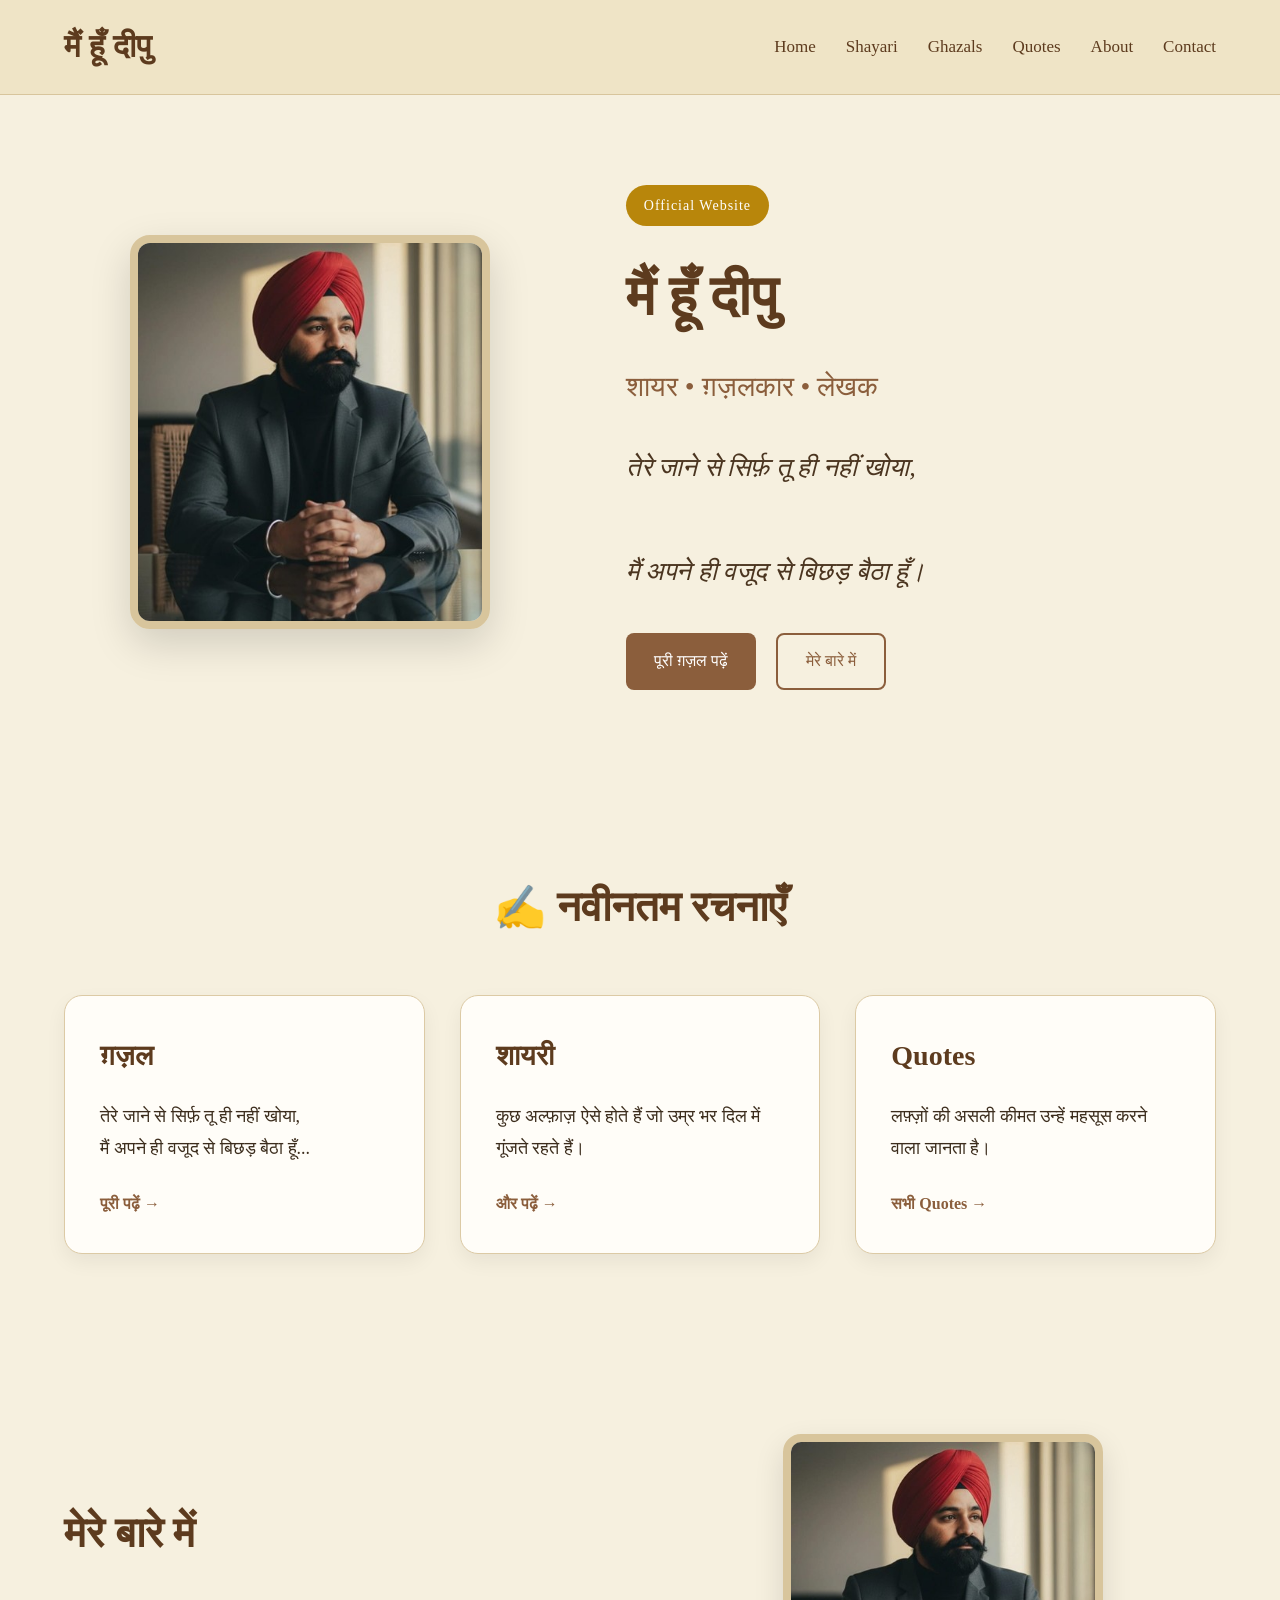
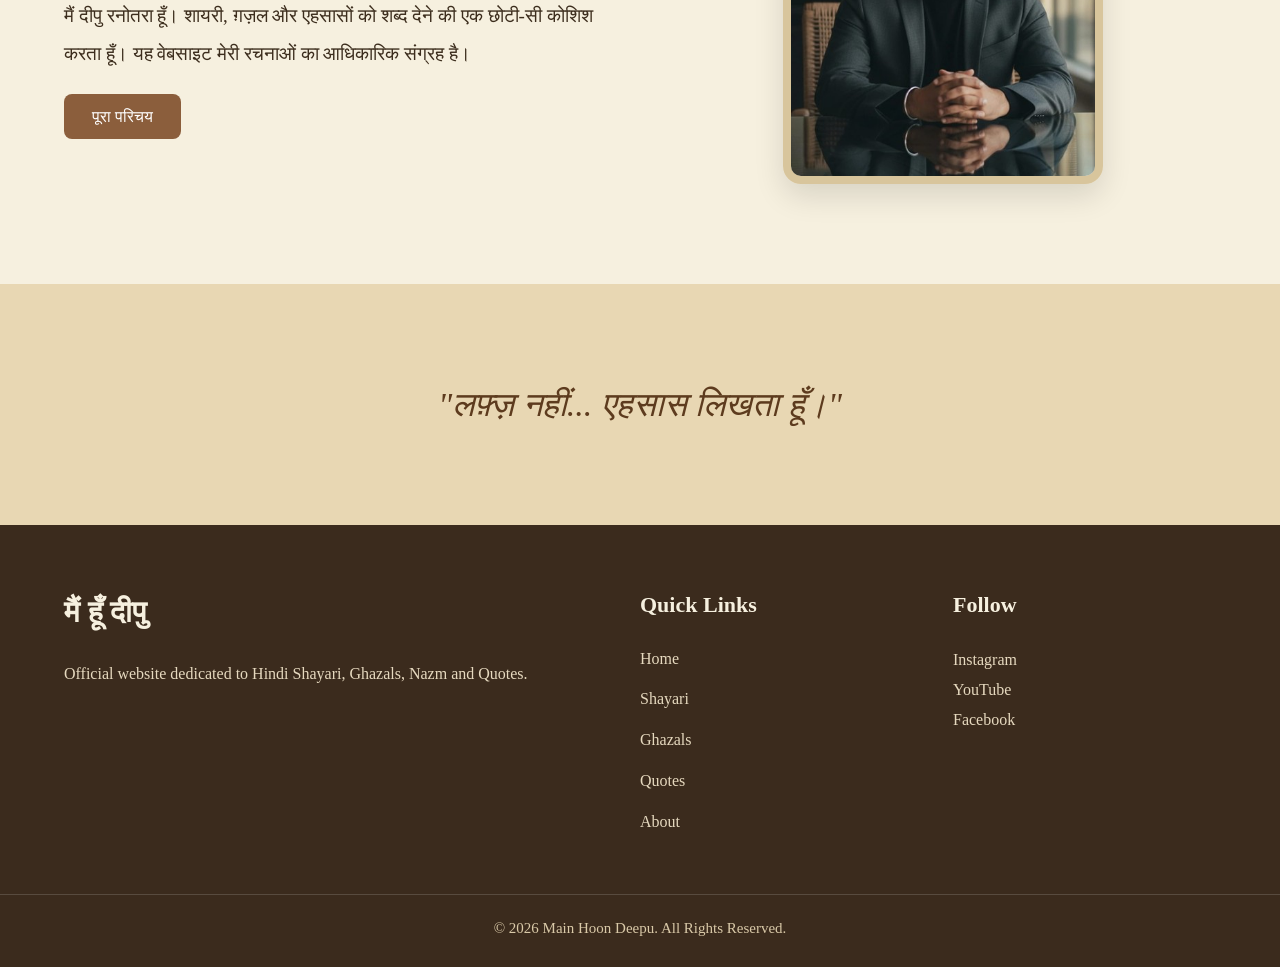
<file: index.html>
<!DOCTYPE html>
<html lang="hi">

<head>

    <meta charset="UTF-8">
    <meta name="viewport" content="width=device-width, initial-scale=1.0">

    <title>मैं हूँ दीपु | Official Website</title>

    <meta name="description"
        content="Official website of Deepu Ranotra | Hindi Shayari | Ghazals | Poetry">

    <link rel="stylesheet" href="css/style.css">

</head>

<body>

<header>

    <div class="container">

        <div class="logo">

            मैं हूँ दीपु

        </div>

        <nav>

            <a href="index.html">Home</a>

            <a href="shayari.html">Shayari</a>

            <a href="ghazals.html">Ghazals</a>

            <a href="quotes.html">Quotes</a>

            <a href="about.html">About</a>
            <a href="contact.html">Contact</a>

        </nav>

    </div>

</header>

<section class="hero">

    <div class="container hero-wrapper">

        <div class="hero-image">

            <img src="images/deepu.png"
                alt="Deepu Ranotra">

        </div>

        <div class="hero-content">

            <span class="welcome">

                Official Website

            </span>

            <h1>

                मैं हूँ दीपु

            </h1>

            <h2>

                शायर • ग़ज़लकार • लेखक

            </h2>

            <blockquote>

                तेरे जाने से सिर्फ़ तू ही नहीं खोया,<br><br>

                मैं अपने ही वजूद से बिछड़ बैठा हूँ।

            </blockquote>

            <div class="hero-buttons">

                <a href="ghazals.html" class="btn">

                    पूरी ग़ज़ल पढ़ें

                </a>

                <a href="about.html" class="btn-outline">

                    मेरे बारे में

                </a>

            </div>

        </div>

    </div>

</section>

<section class="latest">

    <div class="container">

        <h2>

            ✍️ नवीनतम रचनाएँ

        </h2>

        <div class="cards">
                        <article class="card">

                <h3>ग़ज़ल</h3>

                <p>

                    तेरे जाने से सिर्फ़ तू ही नहीं खोया,<br>
                    मैं अपने ही वजूद से बिछड़ बैठा हूँ...

                </p>

                <a href="ghazals.html">

                    पूरी पढ़ें →

                </a>

            </article>

            <article class="card">

                <h3>शायरी</h3>

                <p>

                    कुछ अल्फ़ाज़ ऐसे होते हैं जो
                    उम्र भर दिल में गूंजते रहते हैं।

                </p>

                <a href="shayari.html">

                    और पढ़ें →

                </a>

            </article>

            <article class="card">

                <h3>Quotes</h3>

                <p>

                    लफ़्ज़ों की असली कीमत
                    उन्हें महसूस करने वाला जानता है।

                </p>

                <a href="quotes.html">

                    सभी Quotes →

                </a>

            </article>

        </div>

    </div>

</section>

<section class="about-home">

    <div class="container about-wrapper">

        <div>

            <h2>

                मेरे बारे में

            </h2>

            <p>

                मैं दीपु रनोतरा हूँ।
                शायरी, ग़ज़ल और एहसासों को
                शब्द देने की एक छोटी-सी कोशिश करता हूँ।

                यह वेबसाइट मेरी रचनाओं का
                आधिकारिक संग्रह है।

            </p>

            <a href="about.html" class="btn">

                पूरा परिचय

            </a>

        </div>

        <div class="about-image">

            <img src="images/deepu.png"
                alt="Deepu Ranotra">

        </div>

    </div>

</section>

<section class="quote-banner">

    <div class="container">

        <blockquote>

            "लफ़्ज़ नहीं...
            एहसास लिखता हूँ।"

        </blockquote>

    </div>

</section>
<footer>

    <div class="container footer-wrapper">

        <div>

            <h3>

                मैं हूँ दीपु

            </h3>

            <p>

                Official website dedicated to
                Hindi Shayari, Ghazals,
                Nazm and Quotes.

            </p>

        </div>

        <div>

            <h4>

                Quick Links

            </h4>

            <ul>

                <li><a href="index.html">Home</a></li>

                <li><a href="shayari.html">Shayari</a></li>

                <li><a href="ghazals.html">Ghazals</a></li>

                <li><a href="quotes.html">Quotes</a></li>

                <li><a href="about.html">About</a></li>

            </ul>

        </div>

        <div>

            <h4>

                Follow

            </h4>

            <p>

                Instagram<br>

                YouTube<br>

                Facebook

            </p>

        </div>

    </div>

    <div class="copyright">

        © 2026 Main Hoon Deepu.
        All Rights Reserved.

    </div>

</footer>

<script src="js/script.js"></script>
</body>

</html>
</file>
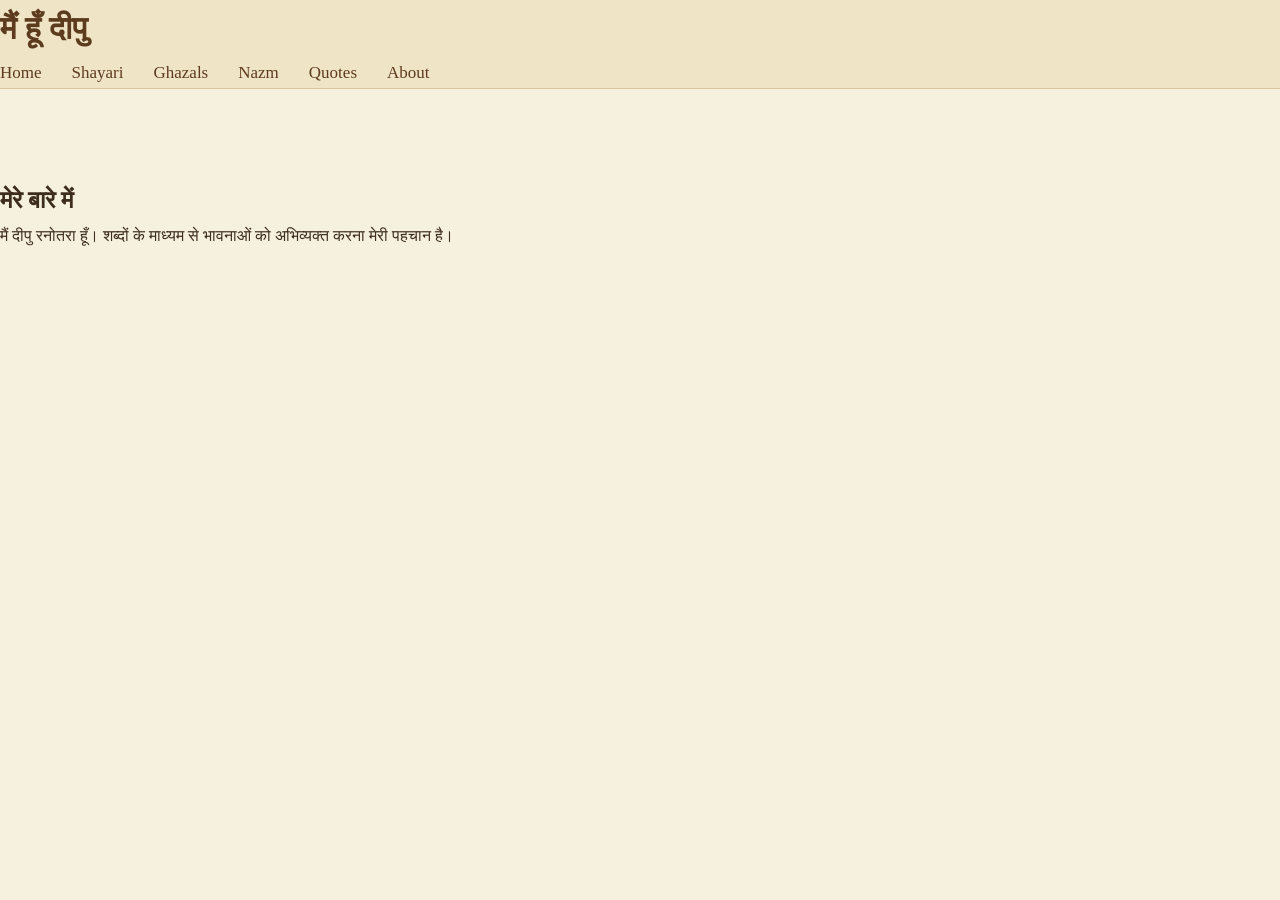
<file: about.html>
<!DOCTYPE html>
<html lang="hi">
<head>
    <meta charset="UTF-8">
    <meta name="viewport" content="width=device-width, initial-scale=1.0">
    <title>About | Main Hoon Deepu</title>

    <link rel="stylesheet" href="css/style.css">
</head>

<body>

<header>

    <div class="logo">मैं हूँ दीपु</div>

    <nav>
        <a href="index.html">Home</a>
        <a href="shayari.html">Shayari</a>
        <a href="ghazals.html">Ghazals</a>
        <a href="#">Nazm</a>
        <a href="quotes.html">Quotes</a>
        <a href="about.html">About</a>
    </nav>

</header>

<section class="hero">

    <h1>मेरे बारे में</h1>

    <p>
        मैं दीपु रनोतरा हूँ। शब्दों के माध्यम से भावनाओं को अभिव्यक्त करना मेरी पहचान है।
    </p>

</section>

</body>
</html>
</file>
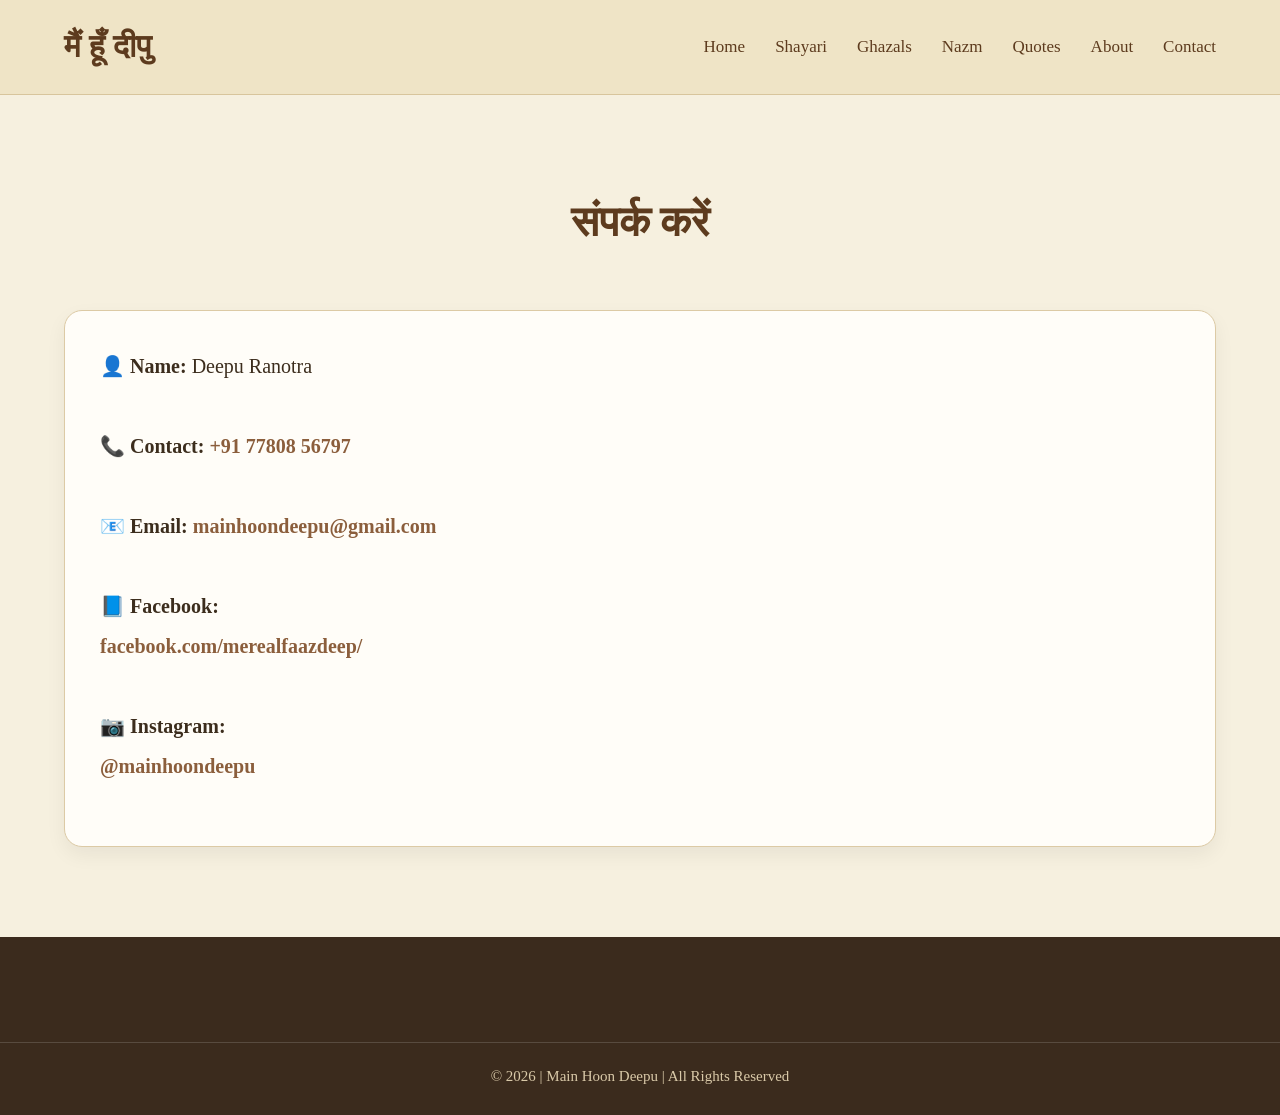
<file: contact.html>
<!DOCTYPE html>
<html lang="hi">

<head>

<meta charset="UTF-8">
<meta name="viewport" content="width=device-width, initial-scale=1.0">

<title>Contact | मैं हूँ दीपु</title>

<link rel="stylesheet" href="css/style.css">

</head>

<body>

<header>

<div class="container">

<div class="logo">
मैं हूँ दीपु
</div>

<nav>

<a href="index.html">Home</a>
<a href="shayari.html">Shayari</a>
<a href="ghazals.html">Ghazals</a>
<a href="#">Nazm</a>
<a href="quotes.html">Quotes</a>
<a href="about.html">About</a>
<a href="contact.html">Contact</a>

</nav>

</div>

</header>

<section class="latest">

<div class="container">

<h2>संपर्क करें</h2>

<div class="cards">

<article class="card">

<p style="font-size:20px; line-height:2;">

<strong>👤 Name:</strong> Deepu Ranotra<br><br>

<strong>📞 Contact:</strong>
<a href="tel:+917780856797">+91 77808 56797</a><br><br>

<strong>📧 Email:</strong>
<a href="mailto:mainhoondeepu@gmail.com">mainhoondeepu@gmail.com</a><br><br>

<strong>📘 Facebook:</strong><br>
<a href="https://https://www.facebook.com/merealfaazdeep/" target="_blank">
facebook.com/merealfaazdeep/
</a><br><br>

<strong>📷 Instagram:</strong><br>
<a href="https://www.instagram.com/mainhoondeepu" target="_blank">
@mainhoondeepu
</a>

</p>

</article>

</div>

</div>

</section>

<footer>

<div class="copyright">

© 2026 | Main Hoon Deepu | All Rights Reserved

</div>

</footer>

</body>

</html>
</file>
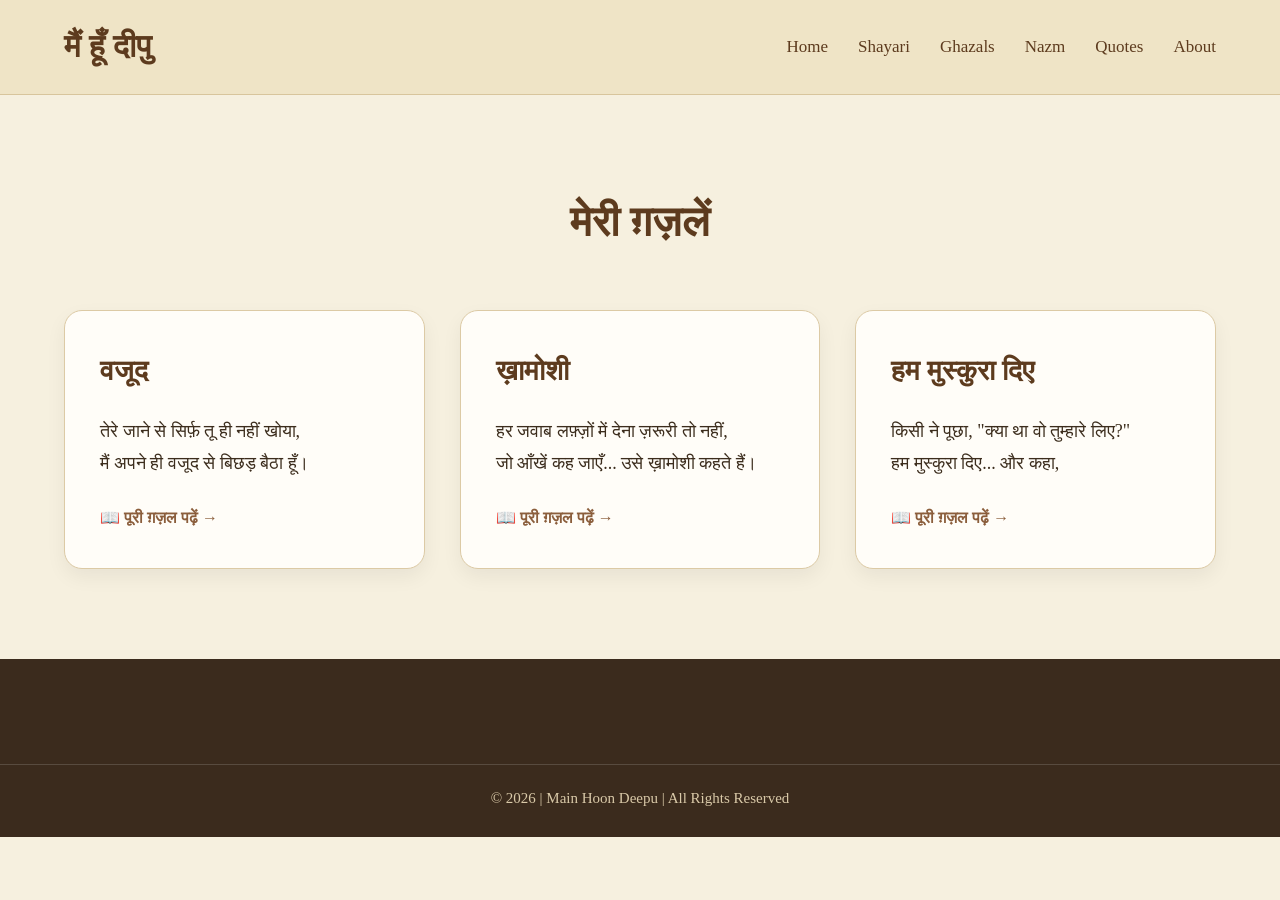
<file: ghazals.html>
<!DOCTYPE html>
<html lang="hi">

<head>

<meta charset="UTF-8">
<meta name="viewport" content="width=device-width, initial-scale=1.0">

<title>ग़ज़लें | मैं हूँ दीपु</title>

<link rel="stylesheet" href="css/style.css">

</head>

<body>

<header>

<div class="container">

<div class="logo">
मैं हूँ दीपु
</div>

<nav>
<a href="index.html">Home</a>
<a href="shayari.html">Shayari</a>
<a href="ghazals.html">Ghazals</a>
<a href="#">Nazm</a>
<a href="quotes.html">Quotes</a>
<a href="about.html">About</a>
</nav>

</div>

</header>

<section class="latest">

<div class="container">

<h2>
मेरी ग़ज़लें
</h2>

<div class="cards">

<!-- Ghazal 1 -->

<article class="card">

<h3>
वजूद
</h3>

<p>
तेरे जाने से सिर्फ़ तू ही नहीं खोया,<br>
मैं अपने ही वजूद से बिछड़ बैठा हूँ।
</p>

<a href="wajood.html">
📖 पूरी ग़ज़ल पढ़ें →
</a>

</article>

<!-- Ghazal 2 -->

<article class="card">

<h3>
ख़ामोशी
</h3>

<p>
हर जवाब लफ़्ज़ों में देना ज़रूरी तो नहीं,<br>
जो आँखें कह जाएँ... उसे ख़ामोशी कहते हैं।
</p>

<a href="khamoshi.html">
📖 पूरी ग़ज़ल पढ़ें →
</a>

</article>

<!-- Ghazal 3 -->

<article class="card">

<h3>
हम मुस्कुरा दिए
</h3>

<p>
किसी ने पूछा, "क्या था वो तुम्हारे लिए?"<br>
हम मुस्कुरा दिए... और कहा,
</p>

<a href="hum-muskura-diye.html">
📖 पूरी ग़ज़ल पढ़ें →
</a>

</article>

</div>

</div>

</section>

<footer>

<div class="copyright">

© 2026 | Main Hoon Deepu | All Rights Reserved

</div>

</footer>

</body>

</html>
</file>
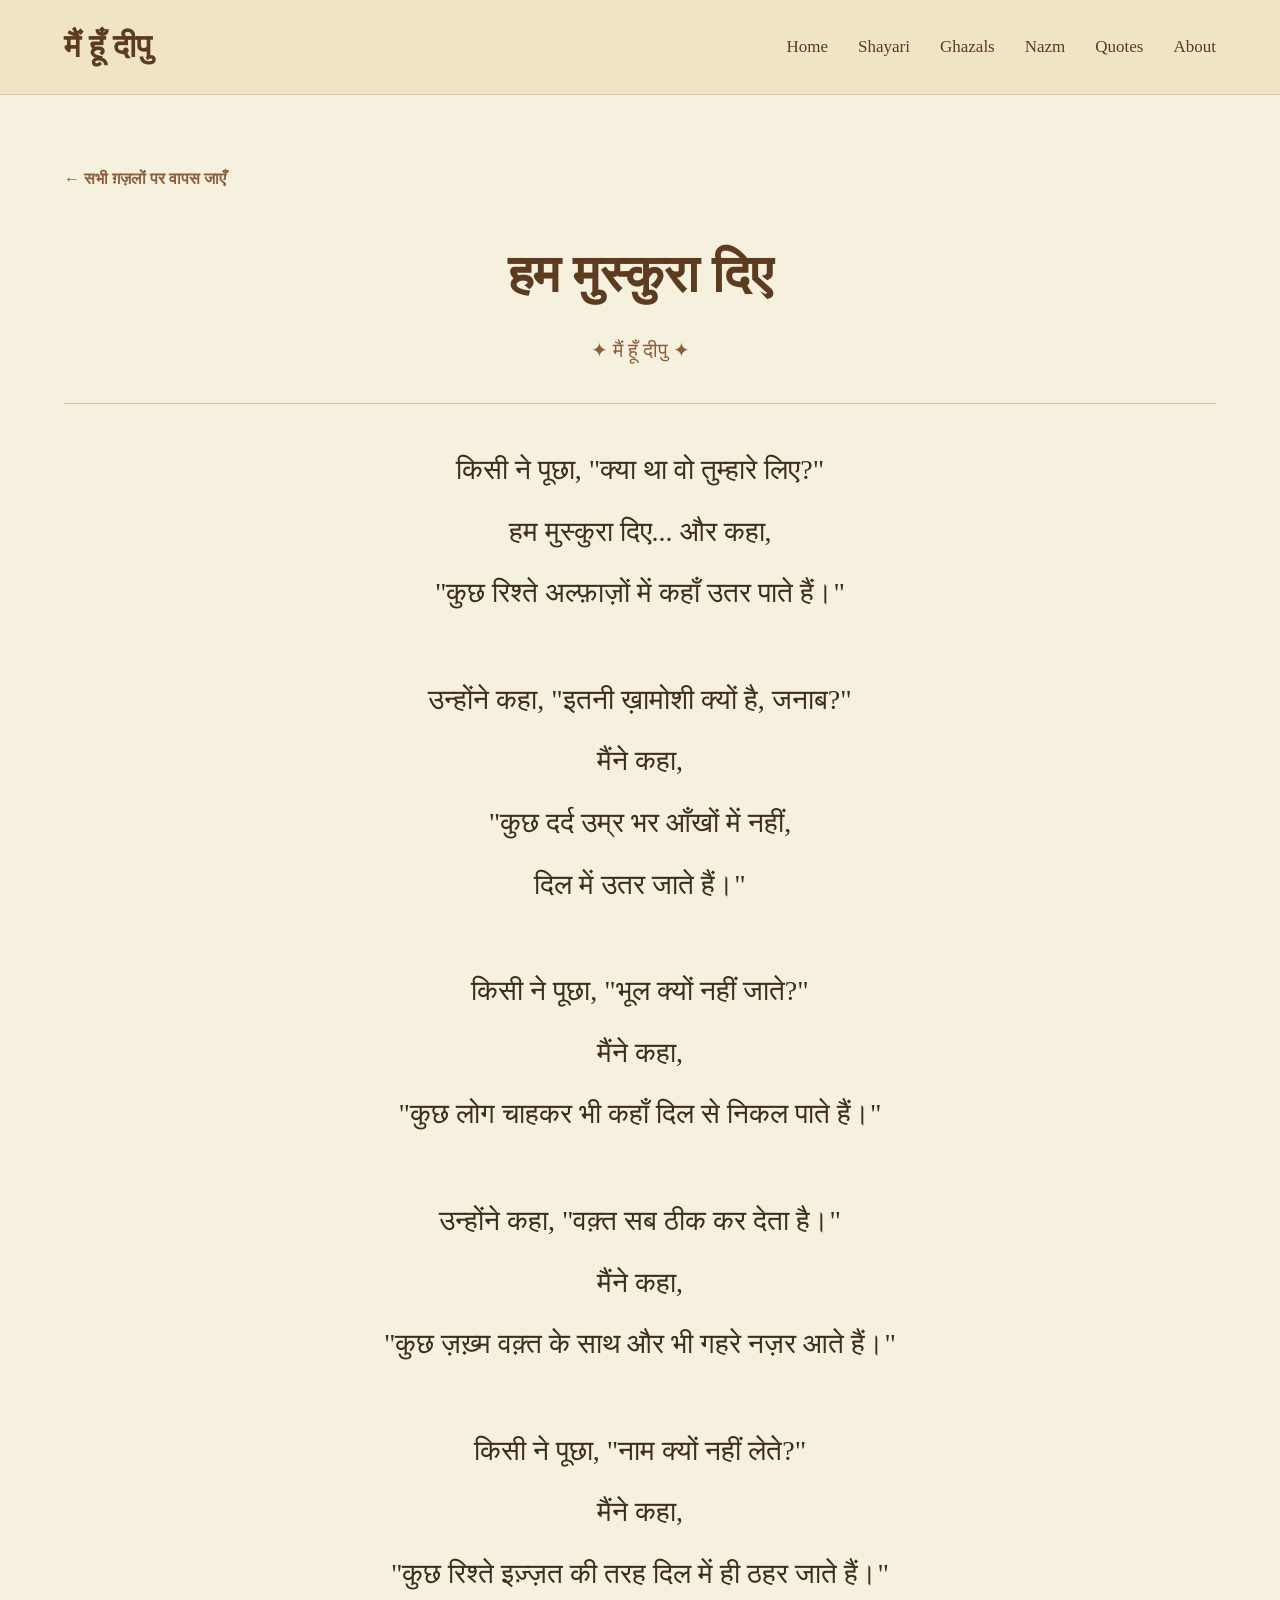
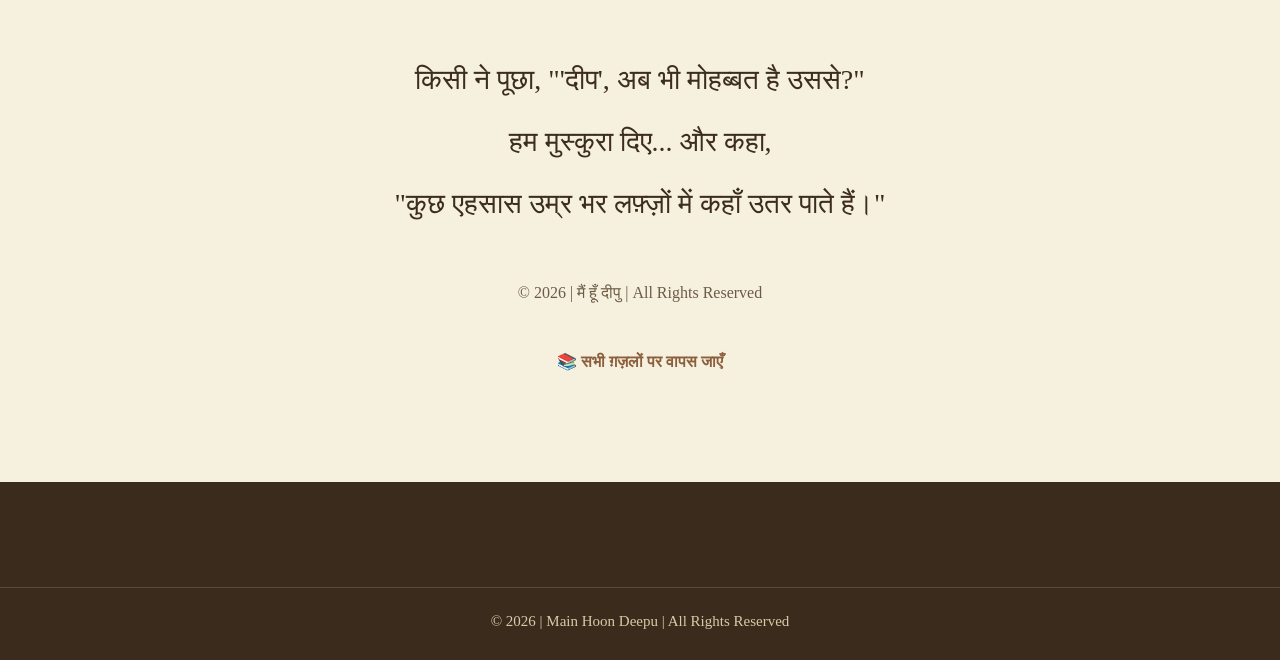
<file: hum-muskura-diye.html>
<!DOCTYPE html>
<html lang="hi">

<head>
    <meta charset="UTF-8">
    <meta name="viewport" content="width=device-width, initial-scale=1.0">
    <title>हम मुस्कुरा दिए | मैं हूँ दीपु</title>

    <link rel="stylesheet" href="css/style.css">
</head>

<body>

<header>
    <div class="container">

        <div class="logo">
            मैं हूँ दीपु
        </div>

        <nav>
            <a href="index.html">Home</a>
            <a href="shayari.html">Shayari</a>
            <a href="ghazals.html">Ghazals</a>
            <a href="#">Nazm</a>
            <a href="quotes.html">Quotes</a>
            <a href="about.html">About</a>
        </nav>

    </div>
</header>

<section class="ghazal-page">

<div class="container">

<a href="ghazals.html" class="back-btn">
← सभी ग़ज़लों पर वापस जाएँ
</a>

<h1 class="ghazal-title">
हम मुस्कुरा दिए
</h1>

<p class="ghazal-author">
✦ मैं हूँ दीपु ✦
</p>

<div class="divider"></div>

<div class="ghazal-text">

<p>
किसी ने पूछा, "क्या था वो तुम्हारे लिए?"<br>
हम मुस्कुरा दिए... और कहा,<br>
"कुछ रिश्ते अल्फ़ाज़ों में कहाँ उतर पाते हैं।"
</p>

<p>
उन्होंने कहा, "इतनी ख़ामोशी क्यों है, जनाब?"<br>
मैंने कहा,<br>
"कुछ दर्द उम्र भर आँखों में नहीं,<br>
दिल में उतर जाते हैं।"
</p>

<p>
किसी ने पूछा, "भूल क्यों नहीं जाते?"<br>
मैंने कहा,<br>
"कुछ लोग चाहकर भी कहाँ दिल से निकल पाते हैं।"
</p>

<p>
उन्होंने कहा, "वक़्त सब ठीक कर देता है।"<br>
मैंने कहा,<br>
"कुछ ज़ख़्म वक़्त के साथ और भी गहरे नज़र आते हैं।"
</p>
<p>
किसी ने पूछा, "नाम क्यों नहीं लेते?"<br>
मैंने कहा,<br>
"कुछ रिश्ते इज़्ज़त की तरह दिल में ही ठहर जाते हैं।"
</p>

<p>
किसी ने पूछा, "'दीप', अब भी मोहब्बत है उससे?"<br>
हम मुस्कुरा दिए... और कहा,<br>
"कुछ एहसास उम्र भर लफ़्ज़ों में कहाँ उतर पाते हैं।"
</p>

</div>

<div class="ghazal-footer">

© 2026 | मैं हूँ दीपु | All Rights Reserved

</div>

<div class="ghazal-navigation">

<a href="ghazals.html" class="back-btn">
📚 सभी ग़ज़लों पर वापस जाएँ
</a>

</div>

</div>

</section>

<footer>

<div class="copyright">

© 2026 | Main Hoon Deepu | All Rights Reserved

</div>

</footer>

</body>

</html>
</file>
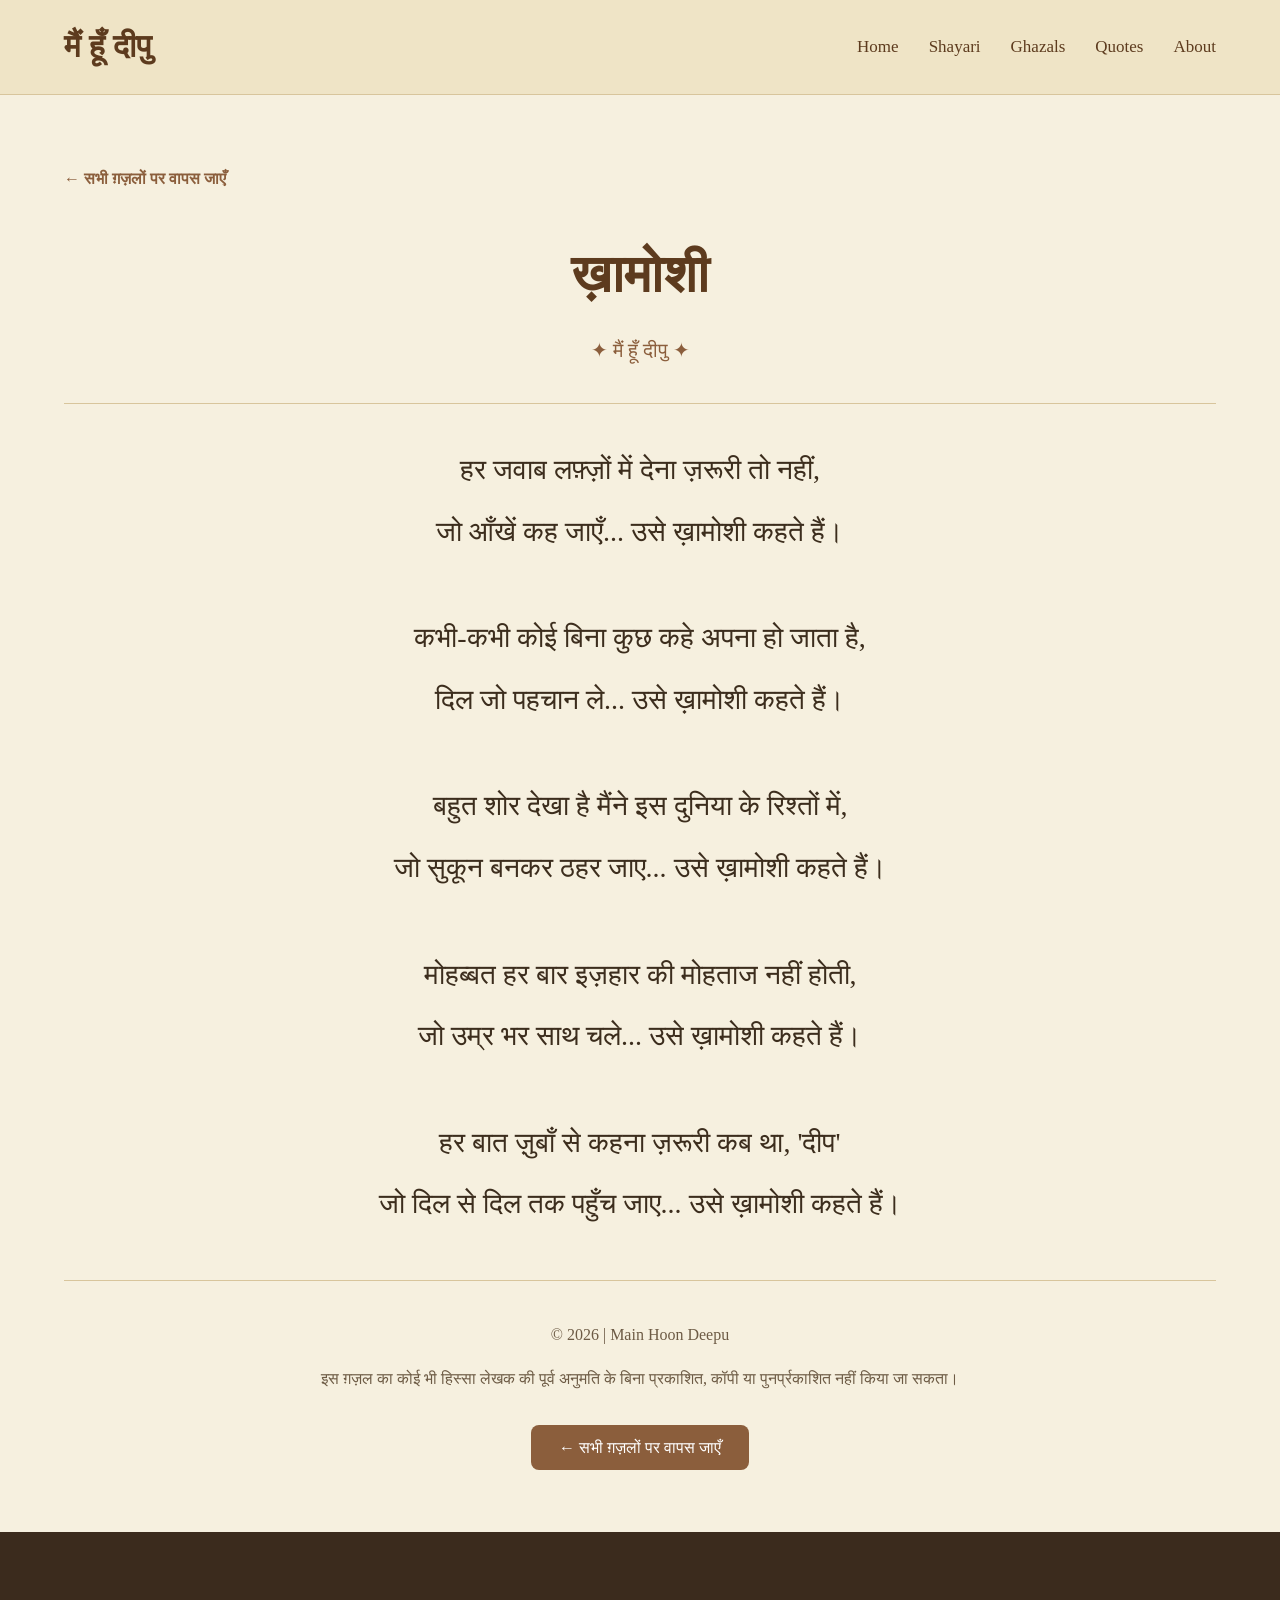
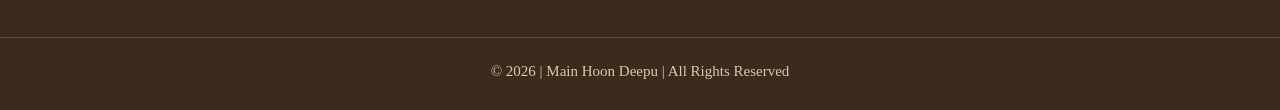
<file: khamoshi.html>
<!DOCTYPE html>
<html lang="hi">

<head>

<meta charset="UTF-8">

<meta name="viewport" content="width=device-width, initial-scale=1.0">

<title>ख़ामोशी | मैं हूँ दीपु</title>

<link rel="stylesheet" href="css/style.css">

</head>

<body>

<header>

<div class="container">

<div class="logo">

मैं हूँ दीपु

</div>

<nav>

<a href="index.html">Home</a>

<a href="shayari.html">Shayari</a>

<a href="ghazals.html">Ghazals</a>

<a href="quotes.html">Quotes</a>

<a href="about.html">About</a>

</nav>

</div>

</header>

<section class="ghazal-page">

<div class="container">

<a href="ghazals.html" class="back-btn">

← सभी ग़ज़लों पर वापस जाएँ

</a>

<h1 class="ghazal-title">

ख़ामोशी

</h1>

<div class="ghazal-author">

✦ मैं हूँ दीपु ✦

</div>

<hr class="divider">

<div class="ghazal-text">

<p>

हर जवाब लफ़्ज़ों में देना ज़रूरी तो नहीं,<br>

जो आँखें कह जाएँ... उसे ख़ामोशी कहते हैं।

</p>

<p>

कभी-कभी कोई बिना कुछ कहे अपना हो जाता है,<br>

दिल जो पहचान ले... उसे ख़ामोशी कहते हैं।

</p>

<p>

बहुत शोर देखा है मैंने इस दुनिया के रिश्तों में,<br>

जो सुकून बनकर ठहर जाए... उसे ख़ामोशी कहते हैं।

</p>

<p>

मोहब्बत हर बार इज़हार की मोहताज नहीं होती,<br>

जो उम्र भर साथ चले... उसे ख़ामोशी कहते हैं।

</p>

<p>

हर बात ज़ुबाँ से कहना ज़रूरी कब था, 'दीप'<br>

जो दिल से दिल तक पहुँच जाए... उसे ख़ामोशी कहते हैं।

</p>

</div>

<hr class="divider">

<div class="ghazal-footer">

<p>

© 2026 | Main Hoon Deepu

</p>

<p>

इस ग़ज़ल का कोई भी हिस्सा लेखक की पूर्व अनुमति के बिना प्रकाशित, कॉपी या पुनर्प्रकाशित नहीं किया जा सकता।

</p>

</div>

<div class="ghazal-navigation">

<a href="ghazals.html" class="btn">

← सभी ग़ज़लों पर वापस जाएँ

</a>

</div>

</div>

</section>

<footer>

<div class="copyright">

© 2026 | Main Hoon Deepu | All Rights Reserved

</div>

</footer>

</body>

</html>
</file>
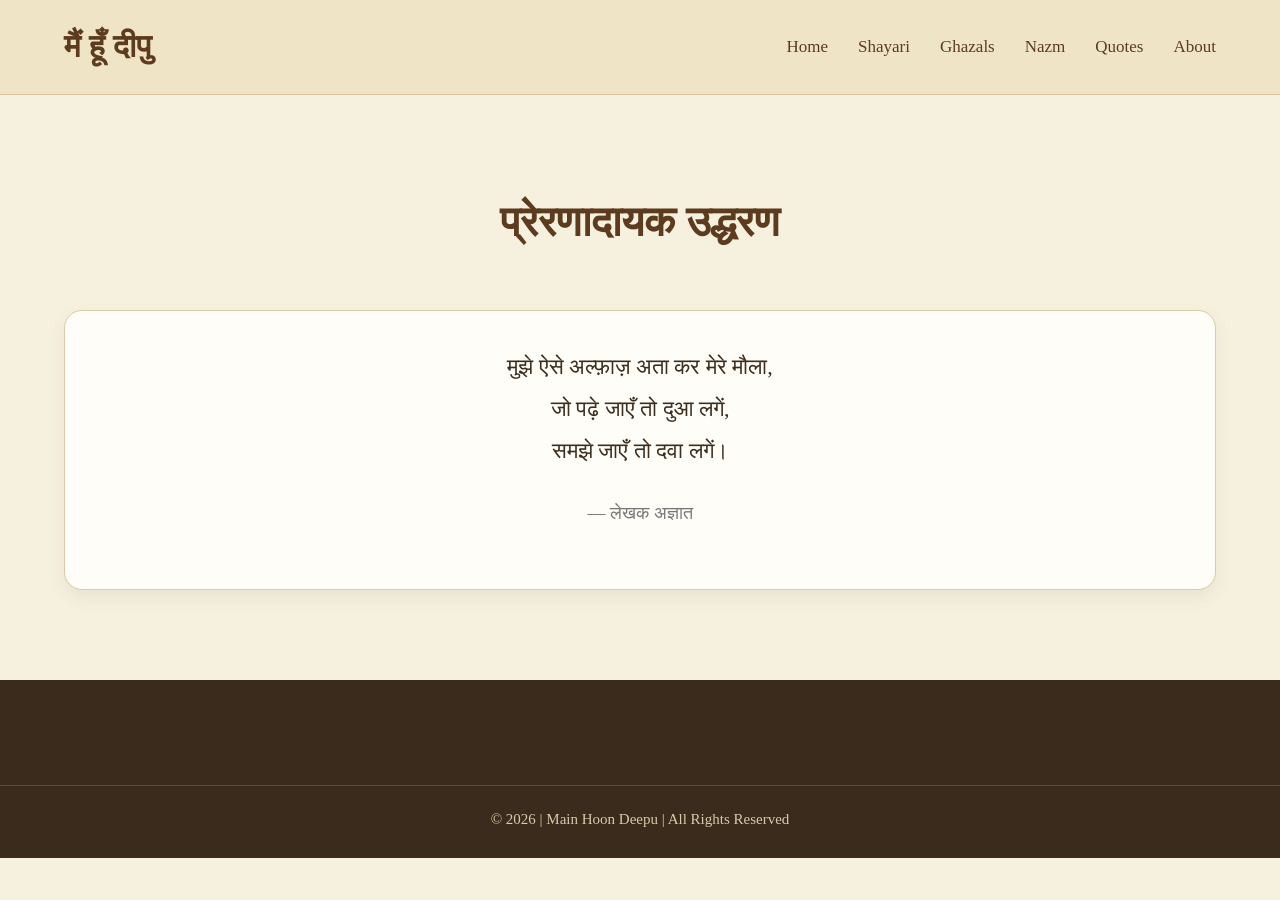
<file: quotes.html>
<!DOCTYPE html>
<html lang="hi">

<head>

    <meta charset="UTF-8">
    <meta name="viewport" content="width=device-width, initial-scale=1.0">

    <title>उद्धरण | मैं हूँ दीपु</title>

    <link rel="stylesheet" href="css/style.css">

</head>

<body>

<header>

    <div class="container">

        <div class="logo">
            मैं हूँ दीपु
        </div>

        <nav>

            <a href="index.html">Home</a>
            <a href="shayari.html">Shayari</a>
            <a href="ghazals.html">Ghazals</a>
            <a href="#">Nazm</a>
            <a href="quotes.html">Quotes</a>
            <a href="about.html">About</a>

        </nav>

    </div>

</header>

<section class="latest">

    <div class="container">

        <h2>प्रेरणादायक उद्धरण</h2>

        <div class="cards">

            <article class="card">

                <p style="font-size:22px; line-height:1.9; text-align:center;">

                    मुझे ऐसे अल्फ़ाज़ अता कर मेरे मौला,<br>
                    जो पढ़े जाएँ तो दुआ लगें,<br>
                    समझे जाएँ तो दवा लगें।

                </p>

                <p style="text-align:center; margin-top:20px; color:#777;">

                    — लेखक अज्ञात

                </p>

            </article>

        </div>

    </div>

</section>

<footer>

    <div class="copyright">

        © 2026 | Main Hoon Deepu | All Rights Reserved

    </div>

</footer>

</body>

</html>
</file>
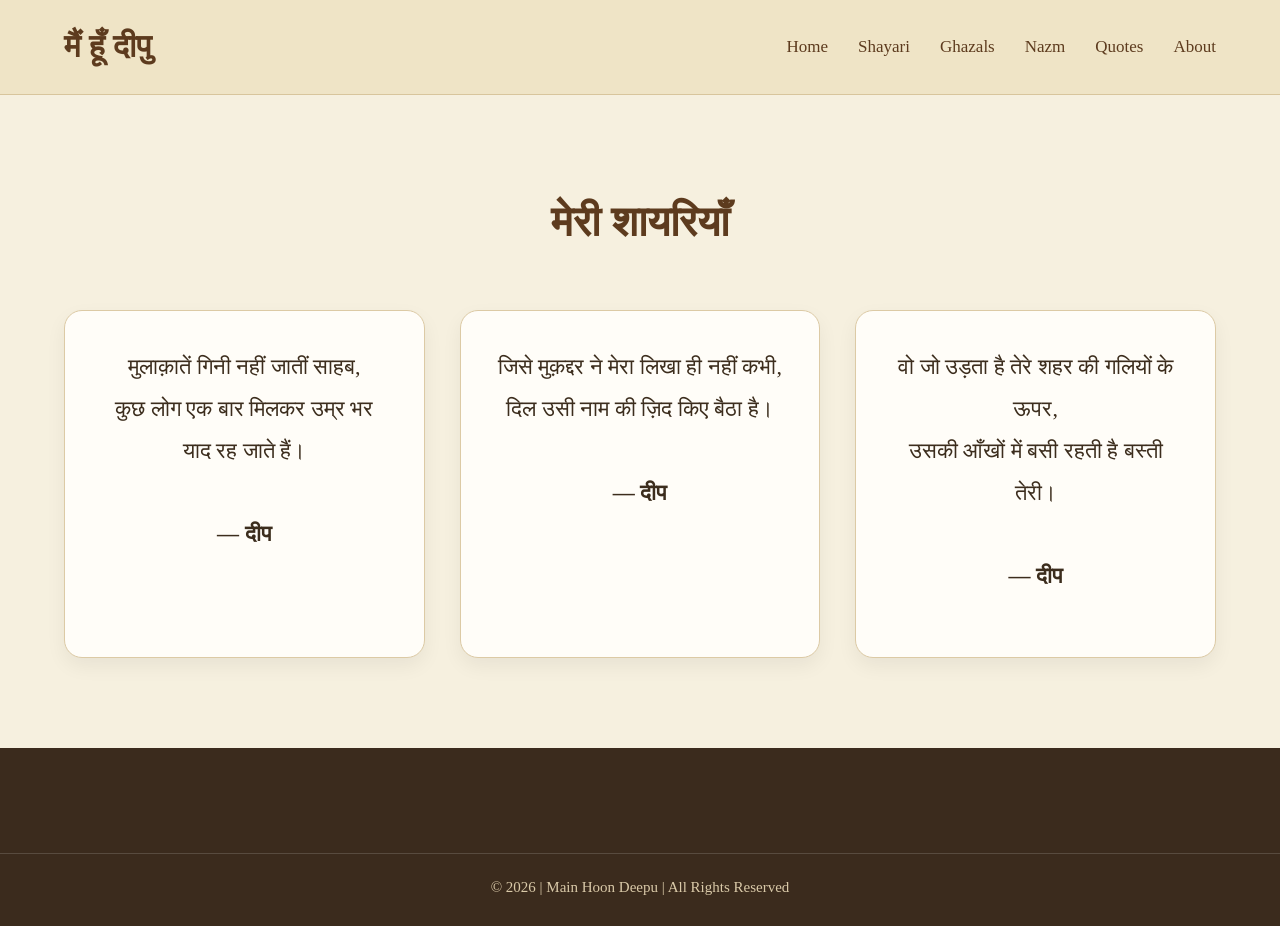
<file: shayari.html>
<!DOCTYPE html>
<html lang="hi">

<head>

    <meta charset="UTF-8">
    <meta name="viewport" content="width=device-width, initial-scale=1.0">

    <title>शायरी | मैं हूँ दीपु</title>

    <link rel="stylesheet" href="css/style.css">

</head>

<body>

<header>

    <div class="container">

        <div class="logo">
            मैं हूँ दीपु
        </div>

        <nav>

            <a href="index.html">Home</a>
            <a href="shayari.html">Shayari</a>
            <a href="ghazals.html">Ghazals</a>
            <a href="#">Nazm</a>
            <a href="quotes.html">Quotes</a>
            <a href="about.html">About</a>

        </nav>

    </div>

</header>

<section class="latest">

    <div class="container">

        <h2>मेरी शायरियाँ</h2>

        <div class="cards">

            <article class="card">

                <p style="font-size:22px; line-height:1.9; text-align:center;">

                    मुलाक़ातें गिनी नहीं जातीं साहब,<br>
                    कुछ लोग एक बार मिलकर उम्र भर याद रह जाते हैं।<br><br>

                    <strong>— दीप</strong>

                </p>

            </article>
            <article class="card">

<p style="font-size:22px; line-height:1.9; text-align:center;">

जिसे मुक़द्दर ने मेरा लिखा ही नहीं कभी,<br>
दिल उसी नाम की ज़िद किए बैठा है।<br><br>

<strong>— दीप</strong>

</p>

</article>
            <article class="card">

<p style="font-size:22px; line-height:1.9; text-align:center;">

वो जो उड़ता है तेरे शहर की गलियों के ऊपर,<br>
उसकी आँखों में बसी रहती है बस्ती तेरी।<br><br>

<strong>— दीप</strong>

</p>

</article>

        </div>

    </div>

</section>

<footer>

    <div class="copyright">

        © 2026 | Main Hoon Deepu | All Rights Reserved

    </div>

</footer>

</body>

</html>
</file>
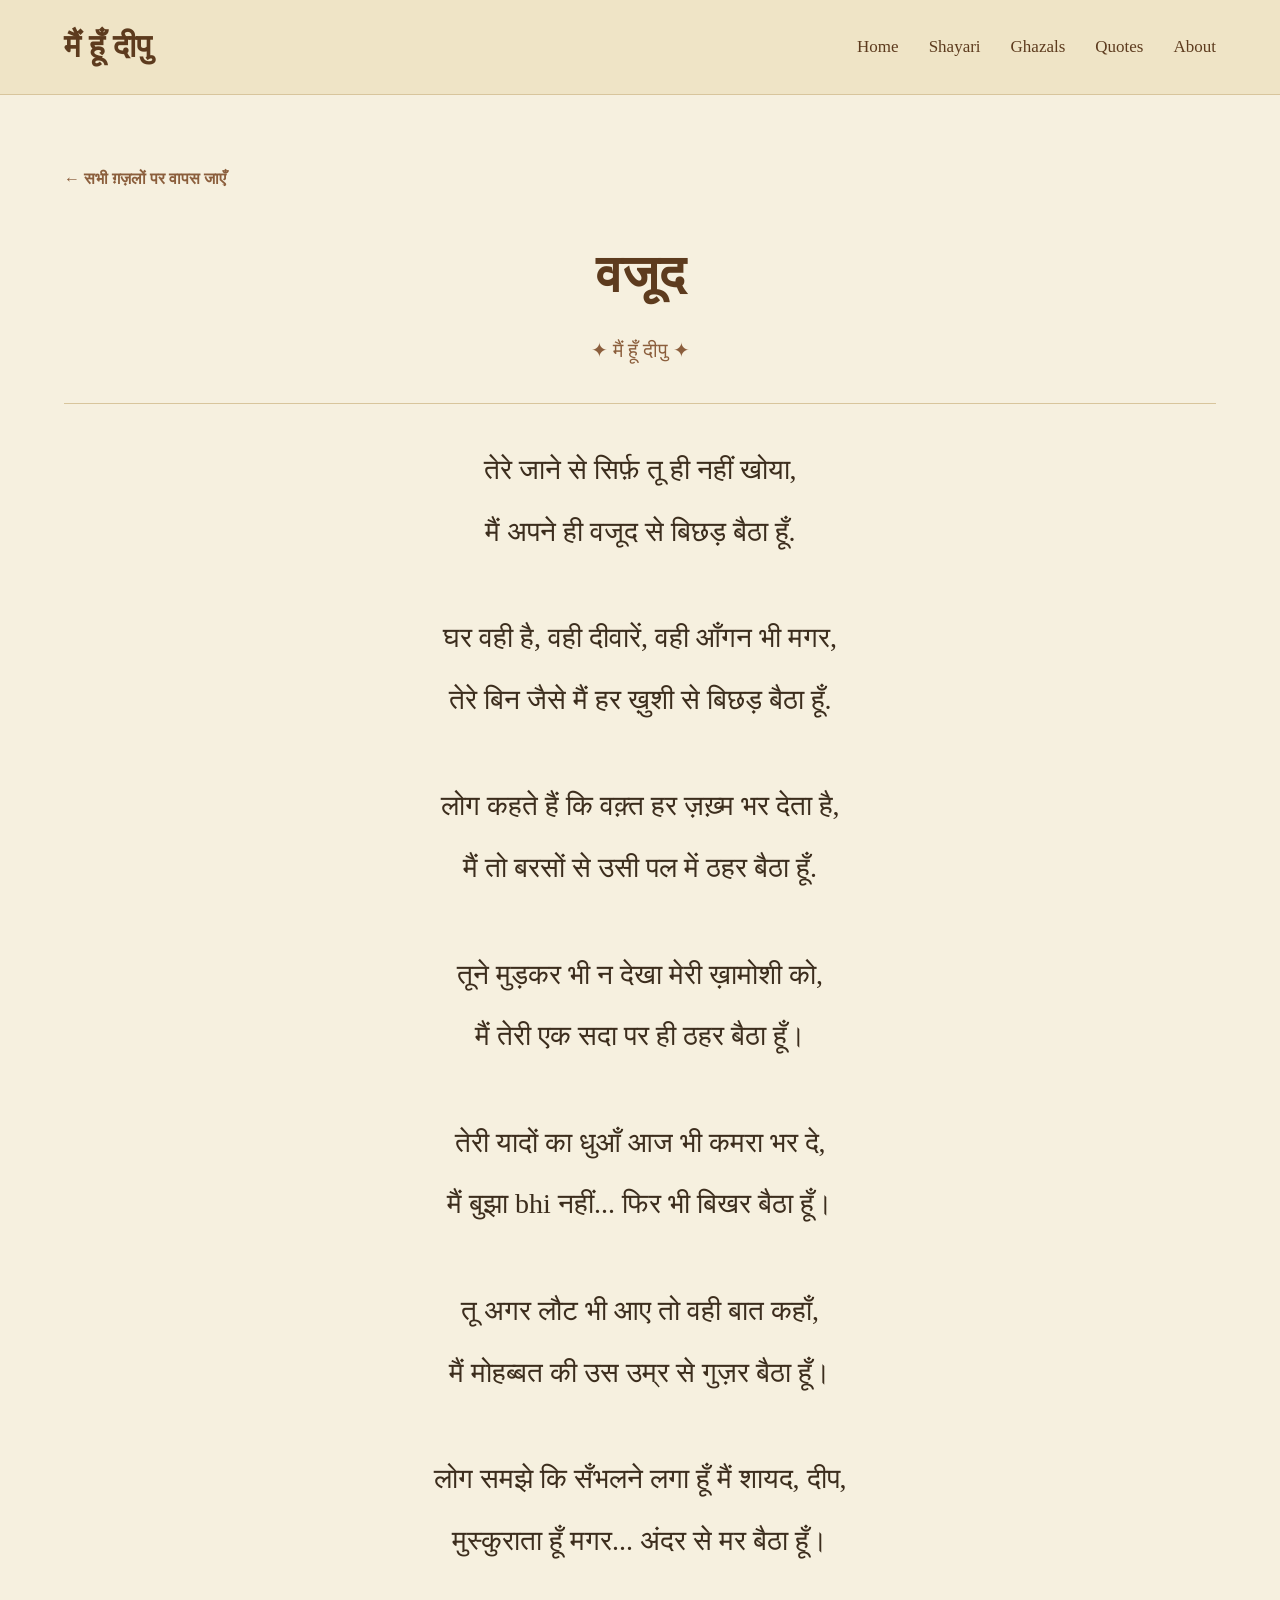
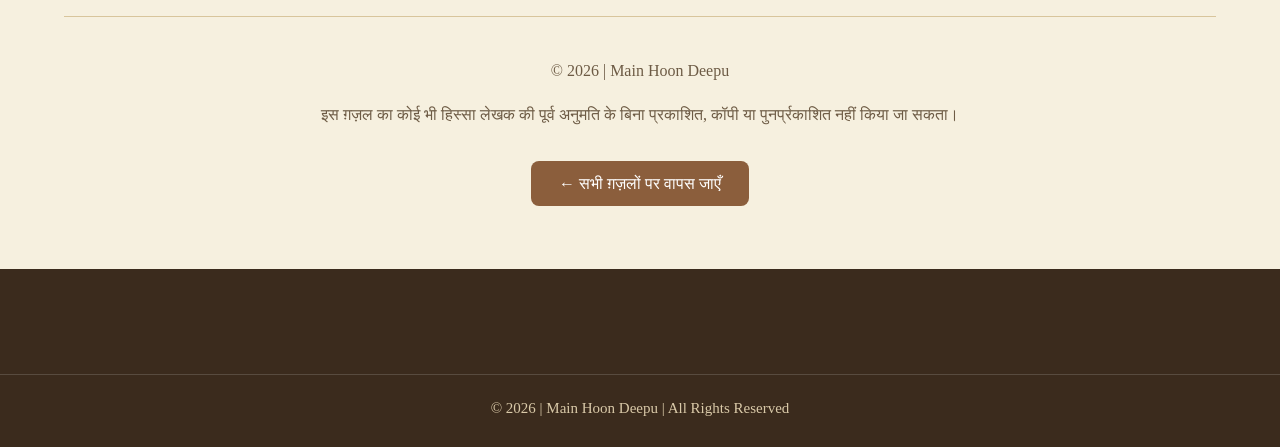
<file: wajood.html>
<!DOCTYPE html>

<html lang="hi">

<head>

<meta charset="UTF-8">

<meta name="viewport" content="width=device-width, initial-scale=1.0">

<title>वजूद | मैं हूँ दीपु</title>

<link rel="stylesheet" href="css/style.css">

</head>

<body>

<header>

<div class="container">

<div class="logo">

मैं हूँ दीपु

</div>

<nav>

<a href="index.html">Home</a>

<a href="shayari.html">Shayari</a>

<a href="ghazals.html">Ghazals</a>

<a href="quotes.html">Quotes</a>

<a href="about.html">About</a>

</nav>

</div>

</header>

<section class="ghazal-page">

<div class="container">

<a href="ghazals.html" class="back-btn">

← सभी ग़ज़लों पर वापस जाएँ

</a>

<h1 class="ghazal-title">

वजूद

</h1>

<div class="ghazal-author">

✦ मैं हूँ दीपु ✦

</div>

<hr class="divider">

<div class="ghazal-text">

<p>

तेरे जाने से सिर्फ़ तू ही नहीं खोया,<br>

मैं अपने ही वजूद से बिछड़ बैठा हूँ.

</p>

<p>

घर वही है, वही दीवारें, वही आँगन भी मगर,<br>

तेरे बिन जैसे मैं हर ख़ुशी से बिछड़ बैठा हूँ.

</p>

<p>

लोग कहते हैं कि वक़्त हर ज़ख़्म भर देता है,<br>

मैं तो बरसों से उसी पल में ठहर बैठा हूँ.

</p>
  <p>

तूने मुड़कर भी न देखा मेरी ख़ामोशी को,<br>

मैं तेरी एक सदा पर ही ठहर बैठा हूँ।

</p>

<p>

तेरी यादों का धुआँ आज भी कमरा भर दे,<br>

मैं बुझा bhi नहीं... फिर भी बिखर बैठा हूँ।

</p>

<p>

तू अगर लौट भी आए तो वही बात कहाँ,<br>

मैं मोहब्बत की उस उम्र से गुज़र बैठा हूँ।

</p>

<p>

लोग समझे कि सँभलने लगा हूँ मैं शायद, दीप,<br>

मुस्कुराता हूँ मगर... अंदर से मर बैठा हूँ।

</p>

</div>

<hr class="divider">

<div class="ghazal-footer">

<p>

© 2026 | Main Hoon Deepu

</p>

<p>

इस ग़ज़ल का कोई भी हिस्सा लेखक की पूर्व अनुमति के बिना
प्रकाशित, कॉपी या पुनर्प्रकाशित नहीं किया जा सकता।

</p>

</div>

<div class="ghazal-navigation">

<a href="ghazals.html" class="btn">

← सभी ग़ज़लों पर वापस जाएँ

</a>

</div>

</div>

</section>
  <footer>

<div class="copyright">

© 2026 | Main Hoon Deepu | All Rights Reserved

</div>

</footer>

</body>

</html>
</file>
<file: css/style.css>
/* ==========================================
   MAIN HOON DEEPU
   Official Website Styles
========================================== */

*{
    margin:0;
    padding:0;
    box-sizing:border-box;
}

html{
    scroll-behavior:smooth;
}

body{

    font-family:Georgia, serif;

    background:#f6f0df;

    color:#3c2d1d;

    line-height:1.8;

}

/* Container */

.container{

    width:90%;

    max-width:1200px;

    margin:auto;

}

/* ======================
      HEADER
====================== */

header{

    position:sticky;

    top:0;

    z-index:999;

    background:#efe4c6;

    border-bottom:1px solid #d8c59c;

}

header .container{

    display:flex;

    justify-content:space-between;

    align-items:center;

    padding:18px 0;

}

.logo{

    font-size:32px;

    font-weight:bold;

    color:#5d3b1e;

}

nav{

    display:flex;

    gap:30px;

}

nav a{

    text-decoration:none;

    color:#5d3b1e;

    font-size:17px;

    transition:.3s;

}

nav a:hover{

    color:#b8860b;

}
/* ======================
      HERO SECTION
====================== */

.hero{

    padding:90px 0;

}

.hero-wrapper{

    display:flex;

    align-items:center;

    justify-content:space-between;

    gap:70px;

    flex-wrap:wrap;

}

.hero-image{

    flex:1;

    text-align:center;

}

.hero-image img{

    width:360px;

    max-width:100%;

    border-radius:20px;

    border:8px solid #d8c59c;

    box-shadow:0 15px 40px rgba(0,0,0,.15);

}

.hero-content{

    flex:1.2;

}

.welcome{

    display:inline-block;

    background:#b8860b;

    color:#fff;

    padding:8px 18px;

    border-radius:30px;

    margin-bottom:20px;

    font-size:14px;

    letter-spacing:1px;

}

.hero-content h1{

    font-size:56px;

    color:#5d3b1e;

    margin-bottom:15px;

}

.hero-content h2{

    font-size:28px;

    color:#8b5e3c;

    margin-bottom:30px;

    font-weight:normal;

}

.hero-content blockquote{

    font-size:26px;

    font-style:italic;

    line-height:2;

    color:#4b3520;

    margin-bottom:35px;

}

.hero-buttons{

    display:flex;

    gap:20px;

    flex-wrap:wrap;

}

.btn{

    background:#8b5e3c;

    color:#fff;

    padding:14px 28px;

    border-radius:8px;

    text-decoration:none;

    transition:.3s;

}

.btn:hover{

    background:#6d472b;

}

.btn-outline{

    border:2px solid #8b5e3c;

    color:#8b5e3c;

    padding:12px 28px;

    border-radius:8px;

    text-decoration:none;

    transition:.3s;

}

.btn-outline:hover{

    background:#8b5e3c;

    color:#fff;

}
/* ======================
      LATEST SECTION
====================== */

.latest{

    padding:90px 0;

}

.latest h2{

    text-align:center;

    font-size:42px;

    margin-bottom:50px;

    color:#5d3b1e;

}

.cards{

    display:grid;

    grid-template-columns:repeat(auto-fit,minmax(280px,1fr));

    gap:35px;

}

.card{

    background:#fffdf8;

    padding:35px;

    border-radius:18px;

    border:1px solid #dccaa5;

    transition:.35s;

    box-shadow:0 8px 20px rgba(0,0,0,.06);

}

.card:hover{

    transform:translateY(-8px);

    box-shadow:0 18px 40px rgba(0,0,0,.12);

}

.card h3{

    font-size:28px;

    margin-bottom:18px;

    color:#5d3b1e;

}

.card p{

    font-size:18px;

    margin-bottom:25px;

}

.card a{

    text-decoration:none;

    color:#8b5e3c;

    font-weight:bold;

}

.card a:hover{

    color:#b8860b;

}

/* ======================
      ABOUT HOME
====================== */

.about-home{

    padding:90px 0;

}

.about-wrapper{

    display:flex;

    justify-content:space-between;

    align-items:center;

    gap:60px;

    flex-wrap:wrap;

}

.about-wrapper>div{

    flex:1;

}

.about-wrapper h2{

    font-size:42px;

    margin-bottom:25px;

    color:#5d3b1e;

}

.about-wrapper p{

    font-size:19px;

    margin-bottom:30px;

    line-height:2;

}

.about-image{

    text-align:center;

}

.about-image img{

    width:320px;

    max-width:100%;

    border-radius:18px;

    border:8px solid #d8c59c;

    box-shadow:0 12px 30px rgba(0,0,0,.12);

}

/* ======================
      QUOTE BANNER
====================== */

.quote-banner{

    padding:90px 30px;

    background:#e8d7b3;

    text-align:center;

}

.quote-banner blockquote{

    font-size:34px;

    font-style:italic;

    color:#5d3b1e;

    line-height:1.8;

}
/* ======================
        FOOTER
====================== */

footer{

    background:#3b2b1d;

    color:#f6f0df;

    padding:60px 0 25px;

}

.footer-wrapper{

    display:grid;

    grid-template-columns:2fr 1fr 1fr;

    gap:50px;

}

.footer-wrapper h3{

    font-size:30px;

    margin-bottom:20px;

}

.footer-wrapper h4{

    font-size:22px;

    margin-bottom:20px;

}

.footer-wrapper p{

    line-height:1.9;

    color:#e6d9bf;

}

.footer-wrapper ul{

    list-style:none;

}

.footer-wrapper ul li{

    margin-bottom:12px;

}

.footer-wrapper ul li a{

    color:#e6d9bf;

    text-decoration:none;

    transition:.3s;

}

.footer-wrapper ul li a:hover{

    color:#d4af37;

}

.copyright{

    text-align:center;

    margin-top:45px;

    padding-top:20px;

    border-top:1px solid rgba(255,255,255,.15);

    font-size:15px;

    color:#d9c9a8;

}

/* ======================
     RESPONSIVE DESIGN
====================== */

@media (max-width:992px){

.hero{

    padding:70px 0;

}

.hero-wrapper{

    flex-direction:column;

    text-align:center;

}

.hero-content h1{

    font-size:44px;

}

.hero-content h2{

    font-size:24px;

}

.hero-content blockquote{

    font-size:22px;

}

.hero-buttons{

    justify-content:center;

}

.about-wrapper{

    flex-direction:column-reverse;

    text-align:center;

}

.footer-wrapper{

    grid-template-columns:1fr;

    text-align:center;

}

nav{

    gap:18px;

}

}

@media (max-width:768px){

header .container{

    flex-direction:column;

    gap:15px;

}

.logo{

    font-size:28px;

}

nav{

    flex-wrap:wrap;

    justify-content:center;

}

.hero-image img{

    width:260px;

}

.hero-content h1{

    font-size:36px;

}

.hero-content h2{

    font-size:20px;

}

.hero-content blockquote{

    font-size:19px;

}

.latest h2,

.about-wrapper h2{

    font-size:32px;

}

.quote-banner blockquote{

    font-size:24px;

}

.card{

    padding:25px;

}

}
/* ==========================================
   GHAZAL PAGE
========================================== */

.ghazal-page{

    padding:70px 0;

}

.back-btn{

    display:inline-block;

    text-decoration:none;

    color:#8b5e3c;

    font-weight:bold;

    margin-bottom:35px;

}

.back-btn:hover{

    color:#b8860b;

}

.ghazal-title{

    text-align:center;

    font-size:52px;

    color:#5d3b1e;

    margin-bottom:10px;

}

.ghazal-author{

    text-align:center;

    color:#8b5e3c;

    font-size:20px;

    margin-bottom:30px;

}

.divider{

    border:none;

    border-top:1px solid #d8c59c;

    margin:35px 0;

}

.ghazal-text{

    max-width:760px;

    margin:auto;

    text-align:center;

}

.ghazal-text p{

    font-size:28px;

    line-height:2.2;

    margin-bottom:45px;

    color:#3c2d1d;

}

.ghazal-footer{

    max-width:760px;

    margin:40px auto;

    text-align:center;

    color:#6d5b45;

}

.ghazal-footer p{

    margin-bottom:15px;

}

.ghazal-navigation{

    text-align:center;

    margin-top:40px;

}

/* Mobile */

@media(max-width:768px){

.ghazal-title{

    font-size:36px;

}

.ghazal-author{

    font-size:18px;

}

.ghazal-text p{

    font-size:22px;

    line-height:2;

}

}
</file>
